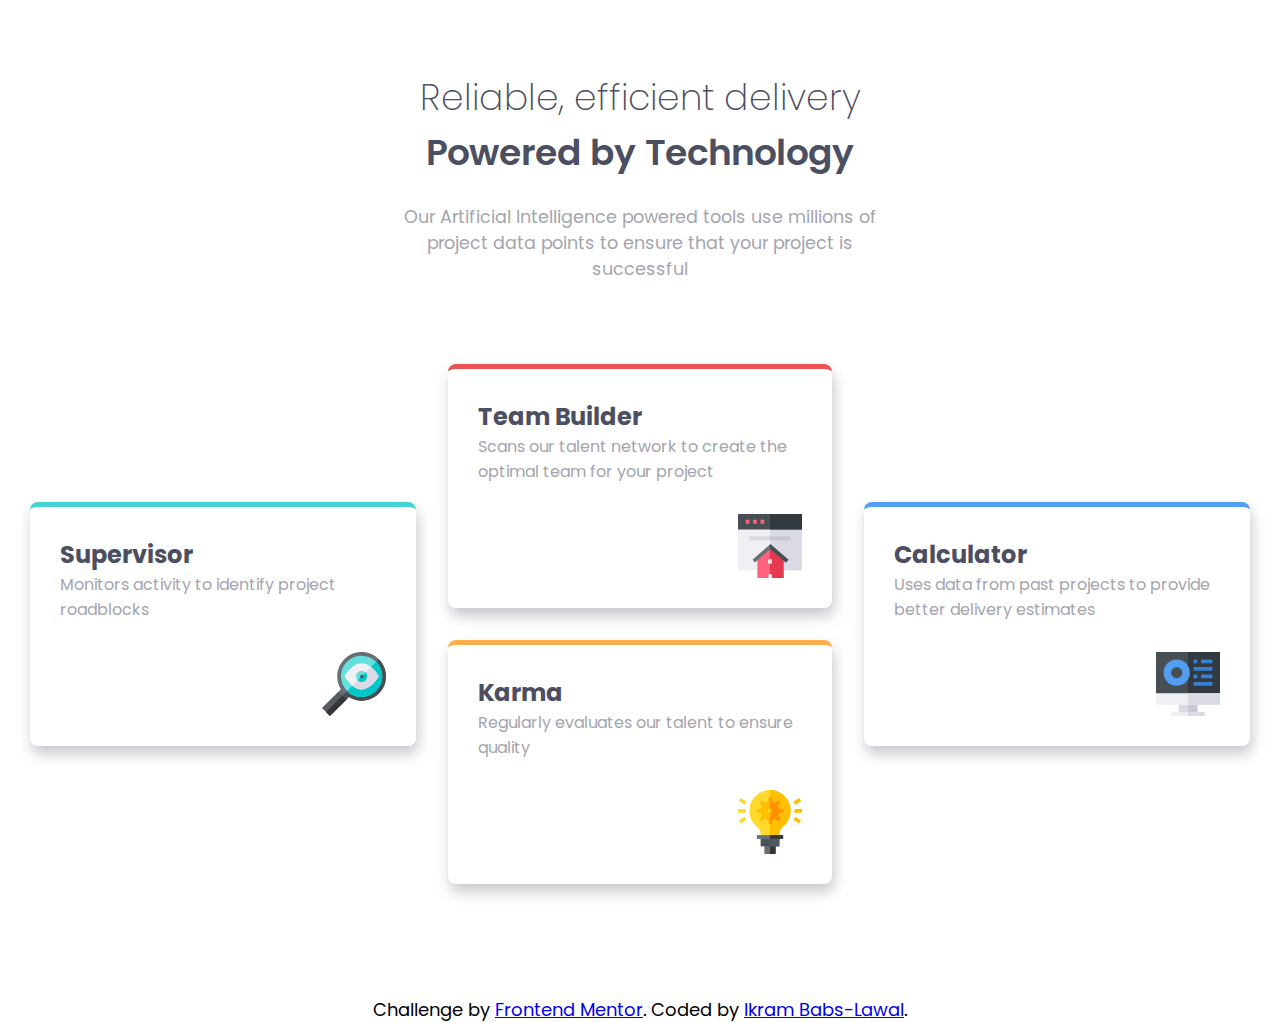
<file: index.html>
<!DOCTYPE html>
<html lang="en">
<head>
  <meta charset="UTF-8">
  <meta name="viewport" content="width=device-width, initial-scale=1.0"> <!-- displays site properly based on user's device -->

  <link rel="icon" type="image/png" sizes="32x32" href="./images/favicon-32x32.png">
  
  <title>Frontend Mentor | Four card feature section</title>

  <link rel="stylesheet" href="style.css">
</head>
<body>
  <header>
    <h1>Reliable, efficient delivery</h1>

    <h2>Powered by Technology</h2>

    <p>Our Artificial Intelligence powered tools use millions of project data points to ensure that your project is successful</p>
  </header>

  <div class="cards">
    <div class="col">
      <div class="card aqua">
        <h2>Supervisor</h2>
        <p>Monitors activity to identify project roadblocks</p>
        <img src="./images/icon-supervisor.svg" alt="Supervisor">
      </div>
    </div>

    <div class="col">
      <div class="card red">
        <h2>Team Builder</h2>
        <p>Scans our talent network to create the optimal team for your project</p>
        <img src="./images/icon-team-builder.svg" alt="Team Builder">
      </div>

      <div class="card orange">
        <h2>Karma</h2>
        <p>Regularly evaluates our talent to ensure quality</p>
        <img src="./images/icon-karma.svg" alt="Karma">
      </div>
    </div>

    <div class="col">
      <div class="card blue">
        <h2>Calculator</h2>
        <p>Uses data from past projects to provide better delivery estimates</p>
        <img src="./images/icon-calculator.svg" alt="Calculator">
      </div>
    </div>    
  </div>
 
  <footer>
    <p class="attribution">
      Challenge by <a href="https://www.frontendmentor.io?ref=challenge" target="_blank">Frontend Mentor</a>. 
      Coded by <a href="https://www.ikram-babs-lawal.netlify.com">Ikram Babs-Lawal</a>.
    </p>
  </footer>
</body>
</html>
</file>
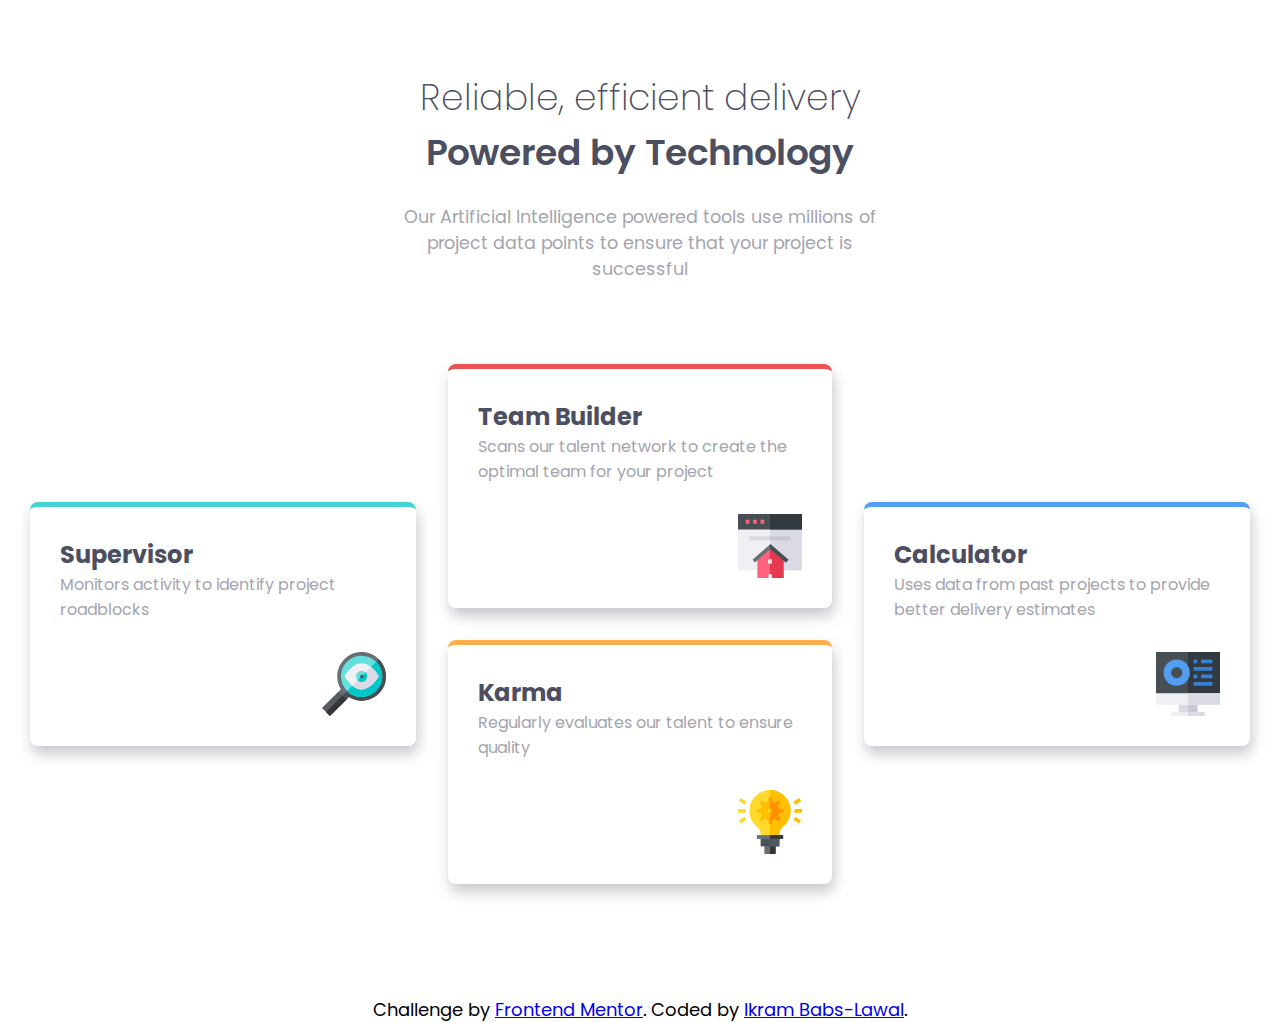
<file: four section.html>
<!DOCTYPE html>
<html lang="en">
<head>
  <meta charset="UTF-8">
  <meta name="viewport" content="width=device-width, initial-scale=1.0"> <!-- displays site properly based on user's device -->

  <link rel="icon" type="image/png" sizes="32x32" href="./images/favicon-32x32.png">
  
  <title>Frontend Mentor | Four card feature section</title>

  <link rel="stylesheet" href="four section.css">
</head>
<body>
  <header>
    <h1>Reliable, efficient delivery</h1>

    <h2>Powered by Technology</h2>

    <p>Our Artificial Intelligence powered tools use millions of project data points to ensure that your project is successful</p>
  </header>

  <div class="cards">
    <div class="col">
      <div class="card aqua">
        <h2>Supervisor</h2>
        <p>Monitors activity to identify project roadblocks</p>
        <img src="./images/icon-supervisor.svg" alt="Supervisor">
      </div>
    </div>

    <div class="col">
      <div class="card red">
        <h2>Team Builder</h2>
        <p>Scans our talent network to create the optimal team for your project</p>
        <img src="./images/icon-team-builder.svg" alt="Team Builder">
      </div>

      <div class="card orange">
        <h2>Karma</h2>
        <p>Regularly evaluates our talent to ensure quality</p>
        <img src="./images/icon-karma.svg" alt="Karma">
      </div>
    </div>

    <div class="col">
      <div class="card blue">
        <h2>Calculator</h2>
        <p>Uses data from past projects to provide better delivery estimates</p>
        <img src="./images/icon-calculator.svg" alt="Calculator">
      </div>
    </div>    
  </div>
 
  <footer>
    <p class="attribution">
      Challenge by <a href="https://www.frontendmentor.io?ref=challenge" target="_blank">Frontend Mentor</a>. 
      Coded by <a href="https://www.ikram-babs-lawal.netlify.com">Ikram Babs-Lawal</a>.
    </p>
  </footer>
</body>
</html>
</file>
<file: style.css>
@import url('https://fonts.googleapis.com/css2?family=Poppins:wght@200;400;600&display=swap');

* {
  margin: 0;
  padding: 0;
  box-sizing: border-box;
}

body {
  font-family: 'Poppins', sans-serif;
  font-size: 15px;
  padding: 0 30px;
}

header {
  text-align: center;
  padding: 70px 0 50px 0;
}

header h1 {
  font-size: 1.5rem;
  font-weight: 200;
  color: hsl(234, 12%, 34%);
}

header h2 {
  font-size: 1.5rem;
  font-weight: 600;
  color: hsl(234, 12%, 34%);
  margin-bottom: 1.5rem;
}

header p {
  font-weight: 400;
  font-size: 1rem;
  color: hsl(229, 6%, 66%);
  max-width: 500px;
  margin: 0 auto;
}

.cards {
  display: flex;
  flex-direction: column;
  justify-content: center;
  align-items: center;
  margin-bottom: 80px;
}

.card {
  box-shadow: 2px 8px 14px 0px hsla(229, 6%, 66%, 0.6);
  border-radius: 8px;
  padding: 30px;
  margin: 2rem 0;
  max-width: 400px;
}

.card.aqua {
  border-top: 5px solid hsl(180, 62%, 55%);
  margin: 0;
}

.card.red {
  border-top: 5px solid hsl(0, 78%, 62%);
}

.card.orange {
  border-top: 5px solid hsl(34, 97%, 64%);
}

.card.blue {
  border-top: 5px solid hsl(212, 86%, 64%);
  margin: 0;
}

.card h2 {
  color: hsl(234, 12%, 34%);
  font-size: 1.5rem;
}

.card p {
  font-size: 1rem;
  color: hsl(229, 6%, 66%);
}

.card img {
  display: block;
  margin-left: auto;
  margin-top: 30px;
}

footer {
  text-align: center;
}

@media only screen and (min-width:1200px) {

  body {
    font-size: 18px;
  }
  header h1, header h2 {
    font-size: 2em;
  }
  header p {
    font-size: 1.1rem;
  }
  .cards {
    flex-direction: row;
  }
  .card {
    margin: 2rem;
  }
}
</file>
<file: four section.css>
@import url('https://fonts.googleapis.com/css2?family=Poppins:wght@200;400;600&display=swap');

* {
  margin: 0;
  padding: 0;
  box-sizing: border-box;
}

body {
  font-family: 'Poppins', sans-serif;
  font-size: 15px;
  padding: 0 30px;
}

header {
  text-align: center;
  padding: 70px 0 50px 0;
}

header h1 {
  font-size: 1.5rem;
  font-weight: 200;
  color: hsl(234, 12%, 34%);
}

header h2 {
  font-size: 1.5rem;
  font-weight: 600;
  color: hsl(234, 12%, 34%);
  margin-bottom: 1.5rem;
}

header p {
  font-weight: 400;
  font-size: 1rem;
  color: hsl(229, 6%, 66%);
  max-width: 500px;
  margin: 0 auto;
}

.cards {
  display: flex;
  flex-direction: column;
  justify-content: center;
  align-items: center;
  margin-bottom: 80px;
}

.card {
  box-shadow: 2px 8px 14px 0px hsla(229, 6%, 66%, 0.6);
  border-radius: 8px;
  padding: 30px;
  margin: 2rem 0;
  max-width: 400px;
}

.card.aqua {
  border-top: 5px solid hsl(180, 62%, 55%);
  margin: 0;
}

.card.red {
  border-top: 5px solid hsl(0, 78%, 62%);
}

.card.orange {
  border-top: 5px solid hsl(34, 97%, 64%);
}

.card.blue {
  border-top: 5px solid hsl(212, 86%, 64%);
  margin: 0;
}

.card h2 {
  color: hsl(234, 12%, 34%);
  font-size: 1.5rem;
}

.card p {
  font-size: 1rem;
  color: hsl(229, 6%, 66%);
}

.card img {
  display: block;
  margin-left: auto;
  margin-top: 30px;
}

footer {
  text-align: center;
}

@media only screen and (min-width:1200px) {

  body {
    font-size: 18px;
  }
  header h1, header h2 {
    font-size: 2em;
  }
  header p {
    font-size: 1.1rem;
  }
  .cards {
    flex-direction: row;
  }
  .card {
    margin: 2rem;
  }
}
</file>
